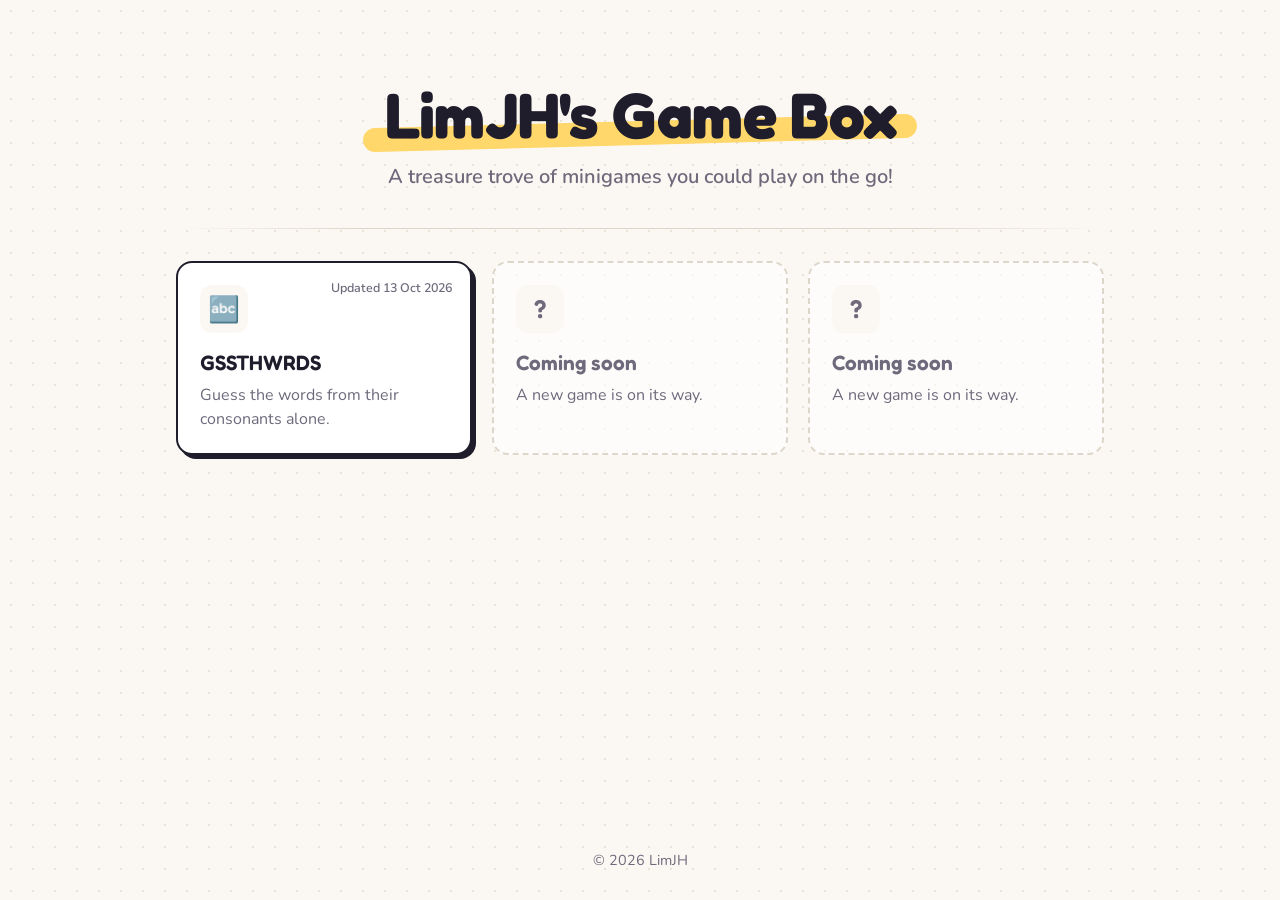
<file: index.html>
<!doctype html>
<html lang="en">
<head>
  <meta charset="utf-8">
  <meta name="viewport" content="width=device-width, initial-scale=1">
  <title>LimJH's Game Box</title>
  <meta name="description" content="A treasure trove of minigames you could play on the go!">
  <link rel="icon" href="data:image/svg+xml,<svg xmlns='http://www.w3.org/2000/svg' viewBox='0 0 100 100'><text y='.9em' font-size='90'>🎮</text></svg>">
  <link rel="preconnect" href="https://fonts.googleapis.com">
  <link rel="preconnect" href="https://fonts.gstatic.com" crossorigin>
  <link rel="stylesheet" href="https://fonts.googleapis.com/css2?family=Fredoka:wght@500;600;700&family=Nunito:wght@400;600;700&display=swap">
  <link rel="stylesheet" href="css/style.css?v=3">
</head>
<body>
  <header class="hero">
    <h1>LimJH's Game Box</h1>
    <p class="tagline">A treasure trove of minigames you could play on the go!</p>
  </header>

  <main>
    <hr class="divider">
    <ul id="game-grid" class="game-grid" aria-label="Games"></ul>
  </main>

  <footer class="footer">
    <p>&copy; <span id="year"></span> LimJH</p>
  </footer>

  <script src="js/games.js?v=3"></script>
  <script src="js/main.js?v=3"></script>
</body>
</html>
</file>
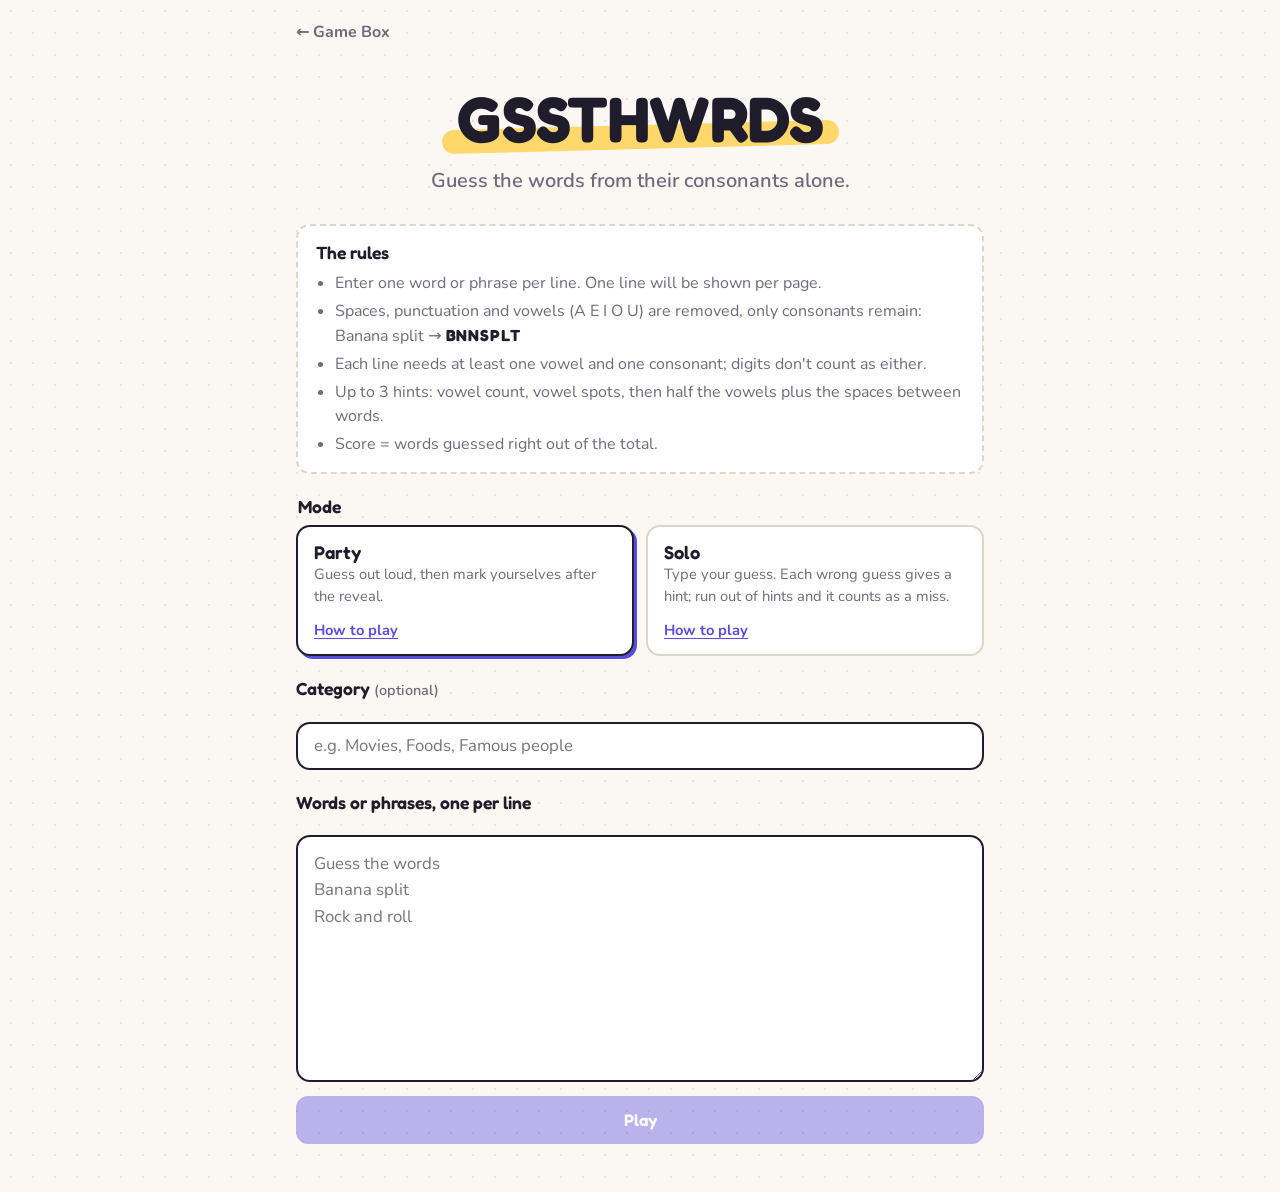
<file: games/gssthwrds/index.html>
<!doctype html>
<html lang="en">

<head>
  <meta charset="utf-8">
  <meta name="viewport" content="width=device-width, initial-scale=1">
  <title>GSSTHWRDS · LimJH's Game Box</title>
  <meta name="description" content="Guess the words from their consonants alone.">
  <link rel="icon"
    href="data:image/svg+xml,<svg xmlns='http://www.w3.org/2000/svg' viewBox='0 0 100 100'><text y='.9em' font-size='90'>🔤</text></svg>">
  <link rel="preconnect" href="https://fonts.googleapis.com">
  <link rel="preconnect" href="https://fonts.gstatic.com" crossorigin>
  <link rel="stylesheet"
    href="https://fonts.googleapis.com/css2?family=Fredoka:wght@500;600;700&family=Nunito:wght@400;600;700&display=swap">
  <link rel="stylesheet" href="../../css/style.css?v=4">
  <link rel="stylesheet" href="style.css?v=3">
</head>

<body>

  <!-- Setup -->
  <section id="setup" class="screen setup">
    <a class="back-link" href="../../">&larr; Game Box</a>
    <header class="hero">
      <h1>GSSTHWRDS</h1>
      <p class="tagline">Guess the words from their consonants alone.</p>
    </header>

    <div class="setup-body">
      <section class="rules" aria-labelledby="rules-title">
        <h2 id="rules-title">The rules</h2>
        <ul>
          <li>Enter one word or phrase per line. One line will be shown per page.</li>
          <li>Spaces, punctuation and vowels <span class="example">(A E I O U)</span> are removed, only consonants
            remain: <span class="example">Banana split &rarr; <b>BNNSPLT</b></span></li>
          <li>Each line needs at least one vowel and one consonant; digits don't count as either.</li>
          <li>Up to 3 hints: vowel count, vowel spots, then half the vowels plus the spaces between words.</li>
          <li>Score = words guessed right out of the total.</li>
        </ul>
      </section>

      <fieldset class="mode-picker">
        <legend>Mode</legend>
        <div class="mode-option">
          <label>
            <input type="radio" name="mode" value="party" checked>
            <span><strong>Party</strong>Guess out loud, then mark yourselves after the reveal.</span>
          </label>
          <button class="how-to" type="button" data-tutorial="tutorial-party">How to play</button>
        </div>
        <div class="mode-option">
          <label>
            <input type="radio" name="mode" value="solo">
            <span><strong>Solo</strong>Type your guess. Each wrong guess gives a hint; run out of hints and it counts as a miss.</span>
          </label>
          <button class="how-to" type="button" data-tutorial="tutorial-solo">How to play</button>
        </div>
      </fieldset>

      <label class="field-label" for="category">Category <span class="optional">(optional)</span></label>
      <input id="category" class="text-input" type="text" maxlength="40" placeholder="e.g. Movies, Foods, Famous people"
        autocomplete="off">

      <label class="field-label" for="words">Words or phrases, one per line</label>
      <div class="words-field">
        <div id="words-backdrop" class="words-backdrop" aria-hidden="true"></div>
        <textarea id="words" rows="8" spellcheck="false"
          placeholder="Guess the words&#10;Banana split&#10;Rock and roll" aria-describedby="words-error"></textarea>
      </div>
      <p id="words-error" class="words-error" role="alert" hidden></p>

      <button id="play" class="btn btn-primary btn-wide" type="button" disabled>Play</button>
    </div>
  </section>

  <!-- Play -->
  <section id="game" class="screen game" hidden>
    <div class="topbar">
      <span id="position" class="position"></span>
      <span class="score" aria-live="polite"><span id="score">0</span> / <span id="total">0</span></span>
      <button id="exit" class="icon-btn" type="button" aria-label="Exit game">&times;</button>
    </div>

    <div class="stage">
      <p id="category-chip" class="category-chip" hidden></p>
      <div id="tiles" class="tiles" aria-live="polite"></div>
      <ul id="hints" class="hints"></ul>
      <p id="answer" class="answer" hidden></p>

      <form id="guess-form" class="guess-form" hidden autocomplete="off">
        <input id="guess" type="text" placeholder="Your guess" aria-label="Your guess" autocapitalize="off"
          spellcheck="false">
        <button class="btn" type="submit">Guess</button>
      </form>

      <div id="marker" class="marker" hidden>
        <button id="mark-yes" class="btn mark mark-yes" type="button" aria-pressed="false">&#10003; Got it</button>
        <button id="mark-no" class="btn mark mark-no" type="button" aria-pressed="false">&#10007; Missed</button>
      </div>
    </div>

    <div class="controls">
      <button id="back" class="btn" type="button">Back</button>
      <button id="hint" class="btn" type="button">Hint</button>
      <button id="reveal" class="btn btn-primary" type="button">Reveal</button>
    </div>
  </section>

  <!-- Results -->
  <section id="results" class="screen results" hidden>
    <header class="hero">
      <p class="tagline">Final score</p>
      <h1><span id="final-score">0</span> / <span id="final-total">0</span></h1>
      <p id="final-category" class="category-chip" hidden></p>
    </header>
    <ol id="summary" class="summary"></ol>
    <div class="results-actions">
      <button id="again" class="btn btn-primary" type="button">Play again</button>
      <button id="restart" class="btn" type="button">Restart</button>
    </div>
  </section>

  <!-- Tutorials -->
  <dialog id="tutorial-party" class="tutorial" aria-labelledby="tutorial-party-title">
    <div class="tutorial-head">
      <h2 id="tutorial-party-title">How to play: Party</h2>
      <button class="icon-btn" type="button" data-close aria-label="Close">&times;</button>
    </div>
    <ol class="steps">
      <li><b>Host sets up.</b> One person types the words (one per line), adds a category if they like, and presses
        Play. Everyone else looks away!</li>
      <li><b>Show the screen.</b> Everyone sees only the consonants, e.g. <span
          class="mini-tiles"><i>B</i><i>N</i><i>N</i><i>S</i><i>P</i><i>L</i><i>T</i></span>, and shouts out guesses.
      </li>
      <li><b>Need help?</b> Tap <b>Hint</b>. First you learn the number of vowels, then where they go <span
          class="mini-tiles"><i>B</i><i class="slot"></i><i>N</i><i class="slot"></i><i>N</i><i
            class="slot"></i><i>S</i><i>P</i><i>L</i><i class="slot"></i><i>T</i></span>, then half of them are filled
        in and the spaces between words are shown.</li>
      <li><b>Reveal and mark.</b> Tap <b>Reveal</b> to show the answer, then tap <b>&#10003; Got it</b> or <b>&#10007;
          Missed</b>. Only "Got it" adds to the score.</li>
      <li><b>Keep going.</b> <b>Next</b> moves on; <b>Back</b> revisits earlier words, where you can still change a
        mark. After the last word you'll see the final score.</li>
    </ol>
    <button class="btn btn-primary btn-wide" type="button" data-close>Got it!</button>
  </dialog>

  <dialog id="tutorial-solo" class="tutorial" aria-labelledby="tutorial-solo-title">
    <div class="tutorial-head">
      <h2 id="tutorial-solo-title">How to play: Solo</h2>
      <button class="icon-btn" type="button" data-close aria-label="Close">&times;</button>
    </div>
    <ol class="steps">
      <li><b>Get a word list.</b> Ask a friend to type the words (one per line) and an optional category, or paste a
        list you haven't read. Then press Play.</li>
      <li><b>Guess.</b> Look at the consonants, e.g. <span
          class="mini-tiles"><i>B</i><i>N</i><i>N</i><i>S</i><i>P</i><i>L</i><i>T</i></span>, type your answer and press
        <b>Enter</b>. Capitals, spaces and punctuation don't matter.
      </li>
      <li><b>Wrong?</b> The box shakes and you get the next hint for free. Once every hint is showing, one more wrong
        guess reveals the answer and counts as a miss.</li>
      <li><b>Hints</b> go in order: the number of vowels, then where they go, then half of them filled in plus the spaces between words. You can also
        tap <b>Hint</b> yourself.</li>
      <li><b>Give up?</b> Tap <b>Reveal</b> and confirm. It shows the answer and counts as a miss. A correct guess
        reveals it automatically and scores a point. Then tap <b>Next</b>.</li>
    </ol>
    <button class="btn btn-primary btn-wide" type="button" data-close>Got it!</button>
  </dialog>

  <dialog id="confirm-reveal" class="tutorial confirm" aria-labelledby="confirm-reveal-title">
    <h2 id="confirm-reveal-title">Are you sure?</h2>
    <p>Revealing shows the answer and marks this word as a miss.</p>
    <div class="confirm-actions">
      <button class="btn" type="button" data-close>Keep guessing</button>
      <button id="confirm-reveal-yes" class="btn btn-primary" type="button">Reveal</button>
    </div>
  </dialog>

  <dialog id="confirm-exit" class="tutorial confirm" aria-labelledby="confirm-exit-title">
    <h2 id="confirm-exit-title">Quit this game?</h2>
    <p>Your progress will be lost.</p>
    <div class="confirm-actions">
      <button class="btn" type="button" data-close>Keep playing</button>
      <button id="confirm-exit-yes" class="btn btn-primary" type="button">Quit</button>
    </div>
  </dialog>

  <script src="game.js?v=3"></script>
</body>

</html>
</file>
<file: css/style.css>
:root {
  --bg: #fbf8f3;
  --dot: #e9e2d6;
  --surface: #ffffff;
  --text: #1f1d2b;
  --muted: #6e6a7c;
  --border: #1f1d2b;
  --faint: #ddd6ca;
  --accent: #5b4ce0;
  --highlight: #ffd76a;
  --radius: 16px;
  --font-display: "Fredoka", "Trebuchet MS", system-ui, sans-serif;
  --font-body: "Nunito", system-ui, -apple-system, "Segoe UI", sans-serif;
}

@media (prefers-color-scheme: dark) {
  :root {
    --bg: #15141c;
    --dot: #25232f;
    --surface: #1e1d28;
    --text: #f1eff8;
    --muted: #a19db2;
    --border: #3a3749;
    --faint: #2f2d3b;
    --accent: #9d93ff;
    --highlight: #7a5f12;
  }
}

*,
*::before,
*::after {
  box-sizing: border-box;
}

body {
  margin: 0;
  min-height: 100vh;
  display: flex;
  flex-direction: column;
  background-color: var(--bg);
  background-image: radial-gradient(var(--dot) 1.5px, transparent 1.5px);
  background-size: 22px 22px;
  color: var(--text);
  font-family: var(--font-body);
  line-height: 1.5;
}

main,
.hero,
.footer {
  width: 100%;
  max-width: 960px;
  margin: 0 auto;
  padding-left: 16px;
  padding-right: 16px;
}

/* Hero */

.hero {
  padding-top: 80px;
  padding-bottom: 36px;
  text-align: center;
}

.hero h1 {
  display: inline-block;
  position: relative;
  margin: 0 0 12px;
  font-family: var(--font-display);
  font-weight: 700;
  font-size: clamp(2.4rem, 8vw, 4rem);
  line-height: 1.1;
  letter-spacing: -0.01em;
}

.hero h1::after {
  content: "";
  position: absolute;
  z-index: -1;
  left: -4%;
  right: -4%;
  bottom: 0.08em;
  height: 0.38em;
  background: var(--highlight);
  border-radius: 999px;
  transform: rotate(-1.5deg);
}

.tagline {
  margin: 0;
  color: var(--muted);
  font-size: clamp(1.05rem, 2.8vw, 1.25rem);
  font-weight: 600;
}

/* Divider */

.divider {
  border: 0;
  height: 1px;
  margin: 0 0 32px;
  background: linear-gradient(to right, transparent, var(--faint) 20%, var(--faint) 80%, transparent);
}

/* Game grid */

main {
  flex: 1;
  padding-bottom: 56px;
}

.game-grid {
  list-style: none;
  margin: 0;
  padding: 0;
  display: grid;
  grid-template-columns: repeat(auto-fill, minmax(230px, 1fr));
  gap: 20px;
}

.card {
  position: relative;
  display: block;
  height: 100%;
  padding: 22px;
  background: var(--surface);
  border: 2px solid var(--border);
  border-radius: var(--radius);
  box-shadow: 4px 4px 0 var(--border);
  color: inherit;
  text-decoration: none;
  transition: transform 0.18s cubic-bezier(0.34, 1.56, 0.64, 1), box-shadow 0.18s;
}

a.card:hover,
a.card:focus-visible {
  transform: translate(-2px, -3px) rotate(-1deg);
  box-shadow: 6px 7px 0 var(--accent);
  outline: none;
}

.card-updated {
  position: absolute;
  top: 16px;
  right: 18px;
  color: var(--muted);
  font-size: 0.78rem;
  font-weight: 600;
}

.card-icon {
  display: inline-flex;
  align-items: center;
  justify-content: center;
  width: 48px;
  height: 48px;
  margin-bottom: 14px;
  border-radius: 12px;
  background: var(--bg);
  font-family: var(--font-display);
  font-size: 1.6rem;
}

.card-title {
  margin: 0 0 4px;
  font-family: var(--font-display);
  font-weight: 600;
  font-size: 1.3rem;
}

.card-desc {
  margin: 0;
  color: var(--muted);
}

.card--placeholder {
  border: 2px dashed var(--faint);
  box-shadow: none;
  background: color-mix(in srgb, var(--surface) 60%, transparent);
}

.card--placeholder .card-updated {
  position: absolute;
  top: 16px;
  right: 18px;
  color: var(--muted);
  font-size: 0.78rem;
  font-weight: 600;
}

.card-icon {
  color: var(--muted);
  font-weight: 600;
  animation: wobble 3s ease-in-out infinite;
}

.game-grid li:nth-child(2) .card--placeholder .card-updated {
  position: absolute;
  top: 16px;
  right: 18px;
  color: var(--muted);
  font-size: 0.78rem;
  font-weight: 600;
}

.card-icon { animation-delay: -1s; }
.game-grid li:nth-child(3) .card--placeholder .card-updated {
  position: absolute;
  top: 16px;
  right: 18px;
  color: var(--muted);
  font-size: 0.78rem;
  font-weight: 600;
}

.card-icon { animation-delay: -2s; }

.card--placeholder .card-title {
  color: var(--muted);
}

@keyframes wobble {
  0%, 100% { transform: rotate(0); }
  25% { transform: rotate(-8deg); }
  75% { transform: rotate(8deg); }
}

@media (prefers-reduced-motion: reduce) {
  .card,
  .card--placeholder .card-updated {
  position: absolute;
  top: 16px;
  right: 18px;
  color: var(--muted);
  font-size: 0.78rem;
  font-weight: 600;
}

.card-icon {
    transition: none;
    animation: none;
  }
}

/* Footer */

.footer {
  padding-top: 24px;
  padding-bottom: 28px;
  color: var(--muted);
  font-size: 0.9rem;
  text-align: center;
}

.footer p {
  margin: 0;
}
</file>
<file: games/gssthwrds/style.css>
/* GSSTHWRDS — builds on the shared tokens in css/style.css */

[hidden] {
  display: none !important;
}

.screen {
  width: 100%;
  max-width: 720px;
  margin: 0 auto;
  padding: 0 16px;
}

.back-link {
  display: inline-block;
  margin-top: 20px;
  color: var(--muted);
  font-weight: 700;
  text-decoration: none;
}

.back-link:hover {
  color: var(--accent);
}

.setup .hero,
.results .hero {
  padding-top: 40px;
  padding-bottom: 28px;
}

/* Buttons */

.btn {
  min-height: 48px;
  padding: 10px 20px;
  border: 2px solid var(--border);
  border-radius: 12px;
  background: var(--surface);
  color: var(--text);
  font: 600 1.05rem var(--font-display);
  box-shadow: 3px 3px 0 var(--border);
  cursor: pointer;
  transition: transform 0.12s, box-shadow 0.12s, opacity 0.12s;
}

.btn:hover:not(:disabled) {
  transform: translate(-1px, -1px);
  box-shadow: 4px 4px 0 var(--border);
}

.btn:active:not(:disabled) {
  transform: translate(2px, 2px);
  box-shadow: 1px 1px 0 var(--border);
}

.btn:focus-visible,
.icon-btn:focus-visible {
  outline: 3px solid var(--accent);
  outline-offset: 2px;
}

.btn:disabled {
  opacity: 0.4;
  cursor: not-allowed;
  box-shadow: none;
}

.btn-primary {
  background: var(--accent);
  border-color: var(--accent);
  color: #fff;
  box-shadow: 3px 3px 0 var(--border);
}

@media (prefers-color-scheme: dark) {
  .btn-primary { color: #15141c; }
}

.btn-wide {
  width: 100%;
}

.icon-btn {
  width: 44px;
  height: 44px;
  border: 0;
  border-radius: 50%;
  background: transparent;
  color: var(--text);
  font-size: 2rem;
  line-height: 1;
  cursor: pointer;
}

.icon-btn:hover {
  background: var(--faint);
}

/* Setup */

.setup-body {
  display: flex;
  flex-direction: column;
  gap: 14px;
  padding-bottom: 48px;
}

.mode-picker {
  display: grid;
  grid-template-columns: 1fr 1fr;
  gap: 12px;
  margin: 0 0 8px;
  padding: 0;
  border: 0;
}

.mode-picker legend,
.field-label {
  margin-bottom: 8px;
  font: 600 1.1rem var(--font-display);
}

.mode-option {
  display: flex;
  flex-direction: column;
  border: 2px solid var(--faint);
  border-radius: 14px;
  background: var(--surface);
  transition: border-color 0.15s, box-shadow 0.15s;
}

.mode-option:has(input:checked) {
  border-color: var(--border);
  box-shadow: 3px 3px 0 var(--accent);
}

.mode-option:has(input:focus-visible) {
  outline: 3px solid var(--accent);
  outline-offset: 2px;
}

.mode-option label {
  position: relative;
  flex: 1;
  cursor: pointer;
}

.mode-option input {
  position: absolute;
  opacity: 0;
}

.mode-option span {
  display: block;
  padding: 14px 16px 6px;
  color: var(--muted);
  font-size: 0.92rem;
}

.mode-option strong {
  display: block;
  color: var(--text);
  font: 600 1.15rem var(--font-display);
}

.how-to {
  align-self: flex-start;
  margin: 0 8px 8px;
  padding: 6px 8px;
  border: 0;
  border-radius: 8px;
  background: none;
  color: var(--accent);
  font: 700 0.92rem var(--font-body);
  text-decoration: underline;
  text-underline-offset: 3px;
  cursor: pointer;
}

.how-to:hover {
  background: var(--faint);
}

.how-to:focus-visible {
  outline: 3px solid var(--accent);
  outline-offset: 1px;
}

/* Rules */

.rules {
  margin-bottom: 8px;
  padding: 16px 18px;
  border: 2px dashed var(--faint);
  border-radius: 14px;
  background: var(--surface);
}

.rules h2 {
  margin: 0 0 8px;
  font: 600 1.1rem var(--font-display);
}

.rules ul {
  margin: 0;
  padding-left: 1.2em;
  color: var(--muted);
}

.rules li + li {
  margin-top: 4px;
}

.rules .example {
  white-space: nowrap;
}

.rules b {
  color: var(--text);
  font-family: var(--font-display);
  letter-spacing: 0.05em;
}

/* Text inputs */

.optional {
  color: var(--muted);
  font: 600 0.9rem var(--font-body);
}

.text-input {
  width: 100%;
  min-height: 48px;
  margin-bottom: 8px;
  padding: 0 16px;
  border: 2px solid var(--border);
  border-radius: 14px;
  background: var(--surface);
  color: var(--text);
  font: 1.05rem var(--font-body);
}

.text-input:focus {
  outline: 3px solid var(--accent);
  outline-offset: 2px;
}

.words-field {
  position: relative;
  border-radius: 14px;
  background: var(--surface);
}

textarea,
.words-backdrop {
  padding: 14px 16px;
  font: 1.05rem/1.6 var(--font-body);
  letter-spacing: normal;
  white-space: pre-wrap;
  overflow-wrap: break-word;
}

textarea {
  position: relative;
  display: block;
  width: 100%;
  border: 2px solid var(--border);
  border-radius: 14px;
  background: transparent;
  color: var(--text);
  resize: vertical;
}

.words-backdrop {
  position: absolute;
  overflow: hidden;
  color: transparent;
  pointer-events: none;
}

.words-backdrop mark {
  border-radius: 4px;
  background: color-mix(in srgb, #d64545 24%, transparent);
  box-shadow: 0 0 0 2px color-mix(in srgb, #d64545 24%, transparent);
  color: transparent;
}

textarea:focus {
  outline: 3px solid var(--accent);
  outline-offset: 2px;
}

.words-error {
  margin: 0;
  padding: 10px 14px;
  border-radius: 12px;
  background: color-mix(in srgb, #d64545 14%, transparent);
  color: var(--text);
  font-weight: 600;
  overflow-wrap: anywhere;
}

/* Tutorials */

.tutorial {
  width: min(520px, calc(100vw - 32px));
  max-height: calc(100dvh - 32px);
  padding: 20px;
  border: 2px solid var(--border);
  border-radius: 18px;
  background: var(--surface);
  color: var(--text);
  box-shadow: 6px 6px 0 var(--border);
}

.tutorial::backdrop {
  background: rgb(20 18 30 / 0.55);
}

.tutorial-head {
  display: flex;
  align-items: center;
  justify-content: space-between;
  gap: 12px;
}

.tutorial-head h2 {
  margin: 0;
  font: 700 1.4rem var(--font-display);
}

.steps {
  margin: 16px 0 20px;
  padding-left: 1.4em;
}

.steps li {
  padding-left: 4px;
  color: var(--muted);
}

.steps li + li {
  margin-top: 10px;
}

.steps li::marker {
  color: var(--accent);
  font: 700 1rem var(--font-display);
}

.steps b {
  color: var(--text);
}

.mini-tiles {
  display: inline-flex;
  gap: 2px;
  vertical-align: middle;
}

.mini-tiles i {
  display: inline-flex;
  align-items: center;
  justify-content: center;
  width: 18px;
  height: 22px;
  border: 1.5px solid var(--border);
  border-radius: 4px;
  color: var(--text);
  font: normal 700 0.75rem var(--font-display);
}

.mini-tiles i.slot {
  border-style: dashed;
  border-color: var(--muted);
}

.confirm {
  width: min(380px, calc(100vw - 32px));
  text-align: center;
}

.confirm h2 {
  margin: 4px 0 8px;
  font: 700 1.4rem var(--font-display);
}

.confirm p {
  margin: 0 0 20px;
  color: var(--muted);
}

.confirm-actions {
  display: grid;
  grid-template-columns: 1fr 1fr;
  gap: 10px;
}

.category-chip {
  margin: 0;
  padding: 4px 14px;
  border: 2px solid var(--border);
  border-radius: 999px;
  background: var(--surface);
  font: 600 1rem var(--font-display);
}

.results .category-chip {
  display: table;
  margin: 12px auto 0;
}

/* Game */

.game {
  display: flex;
  flex-direction: column;
  min-height: 100vh;
  min-height: 100dvh;
}

.topbar {
  display: grid;
  grid-template-columns: 1fr auto 1fr;
  align-items: center;
  padding: 12px 0;
}

.position {
  color: var(--muted);
  font-weight: 600;
  font-size: 0.9rem;
}

.score {
  padding: 6px 16px;
  border: 2px solid var(--border);
  border-radius: 999px;
  background: var(--highlight);
  font: 700 1.2rem var(--font-display);
}

@media (prefers-color-scheme: dark) {
  .score { border-color: var(--highlight); }
}

#exit {
  justify-self: end;
}

.stage {
  flex: 1;
  display: flex;
  flex-direction: column;
  align-items: center;
  justify-content: center;
  gap: 20px;
  padding: 24px 0;
  text-align: center;
}

.tiles {
  --size: clamp(30px, calc((min(100vw, 720px) - 32px) / var(--count) - 6px), 64px);
  display: flex;
  flex-wrap: wrap;
  justify-content: center;
  gap: 6px;
  max-width: 100%;
}

.tiles-words {
  column-gap: calc(var(--size) * 0.7);
}

.word {
  display: flex;
  flex-wrap: wrap;
  justify-content: center;
  gap: 6px;
}

.tile {
  display: inline-flex;
  align-items: center;
  justify-content: center;
  width: var(--size);
  height: calc(var(--size) * 1.2);
  border: 2px solid var(--border);
  border-radius: 10px;
  background: var(--surface);
  box-shadow: 2px 2px 0 var(--border);
  font: 700 calc(var(--size) * 0.6) var(--font-display);
  animation: pop 0.25s cubic-bezier(0.34, 1.56, 0.64, 1);
}

.tile-slot {
  border-style: dashed;
  border-color: var(--muted);
  background: transparent;
  box-shadow: none;
}

.tile-vowel {
  border-color: var(--accent);
  color: var(--accent);
  box-shadow: 2px 2px 0 var(--accent);
}

@keyframes pop {
  from { transform: scale(0.6); opacity: 0; }
  to { transform: scale(1); opacity: 1; }
}

.hints {
  display: flex;
  flex-wrap: wrap;
  justify-content: center;
  gap: 8px;
  margin: 0;
  padding: 0;
  list-style: none;
}

.hints li {
  padding: 4px 12px;
  border-radius: 999px;
  background: var(--faint);
  color: var(--text);
  font-weight: 700;
  font-size: 0.9rem;
}

.answer {
  margin: 0;
  font: 600 clamp(1.4rem, 5vw, 2rem) var(--font-display);
}

.guess-form {
  display: flex;
  gap: 10px;
  width: 100%;
  max-width: 420px;
}

.guess-form input {
  flex: 1;
  min-width: 0;
  min-height: 48px;
  padding: 0 14px;
  border: 2px solid var(--border);
  border-radius: 12px;
  background: var(--surface);
  color: var(--text);
  font: 1.05rem var(--font-body);
}

.guess-form input:focus {
  outline: 3px solid var(--accent);
  outline-offset: 2px;
}

.guess-form input.wrong {
  border-color: #d64545;
  animation: shake 0.35s;
}

@keyframes shake {
  20%, 60% { transform: translateX(-6px); }
  40%, 80% { transform: translateX(6px); }
}

.marker {
  display: flex;
  gap: 12px;
}

.mark[aria-pressed="true"] {
  color: #fff;
  box-shadow: 1px 1px 0 var(--border);
  transform: translate(2px, 2px);
}

.mark-yes[aria-pressed="true"] { background: #2f9e5b; border-color: #2f9e5b; }
.mark-no[aria-pressed="true"] { background: #d64545; border-color: #d64545; }

.controls {
  display: grid;
  grid-template-columns: 1fr 1fr 1fr;
  gap: 10px;
  padding: 12px 0 calc(16px + env(safe-area-inset-bottom));
}

.controls .btn {
  padding-left: 8px;
  padding-right: 8px;
}

/* Results */

.results .hero h1 {
  font-size: clamp(3rem, 14vw, 5rem);
}

.summary {
  margin: 0 0 28px;
  padding: 0;
  list-style: none;
  border: 2px solid var(--border);
  border-radius: 14px;
  background: var(--surface);
  overflow: hidden;
}

.summary li {
  display: grid;
  grid-template-columns: auto 1fr auto;
  align-items: center;
  gap: 12px;
  padding: 12px 16px;
}

.summary li + li {
  border-top: 1px solid var(--faint);
}

.summary-mark {
  font-weight: 700;
}

.is-correct .summary-mark { color: #2f9e5b; }
.is-missed .summary-mark { color: #d64545; }

.summary-word {
  font-weight: 700;
  overflow-wrap: anywhere;
}

.summary-clue {
  color: var(--muted);
  font: 600 0.9rem var(--font-display);
  letter-spacing: 0.06em;
}

.results-actions {
  display: grid;
  grid-template-columns: 1fr 1fr;
  gap: 12px;
  padding-bottom: 48px;
}

@media (max-width: 480px) {
  .mode-picker { grid-template-columns: 1fr; }
}

@media (prefers-reduced-motion: reduce) {
  .tile,
  .guess-form input.wrong {
    animation: none;
  }
}
</file>
